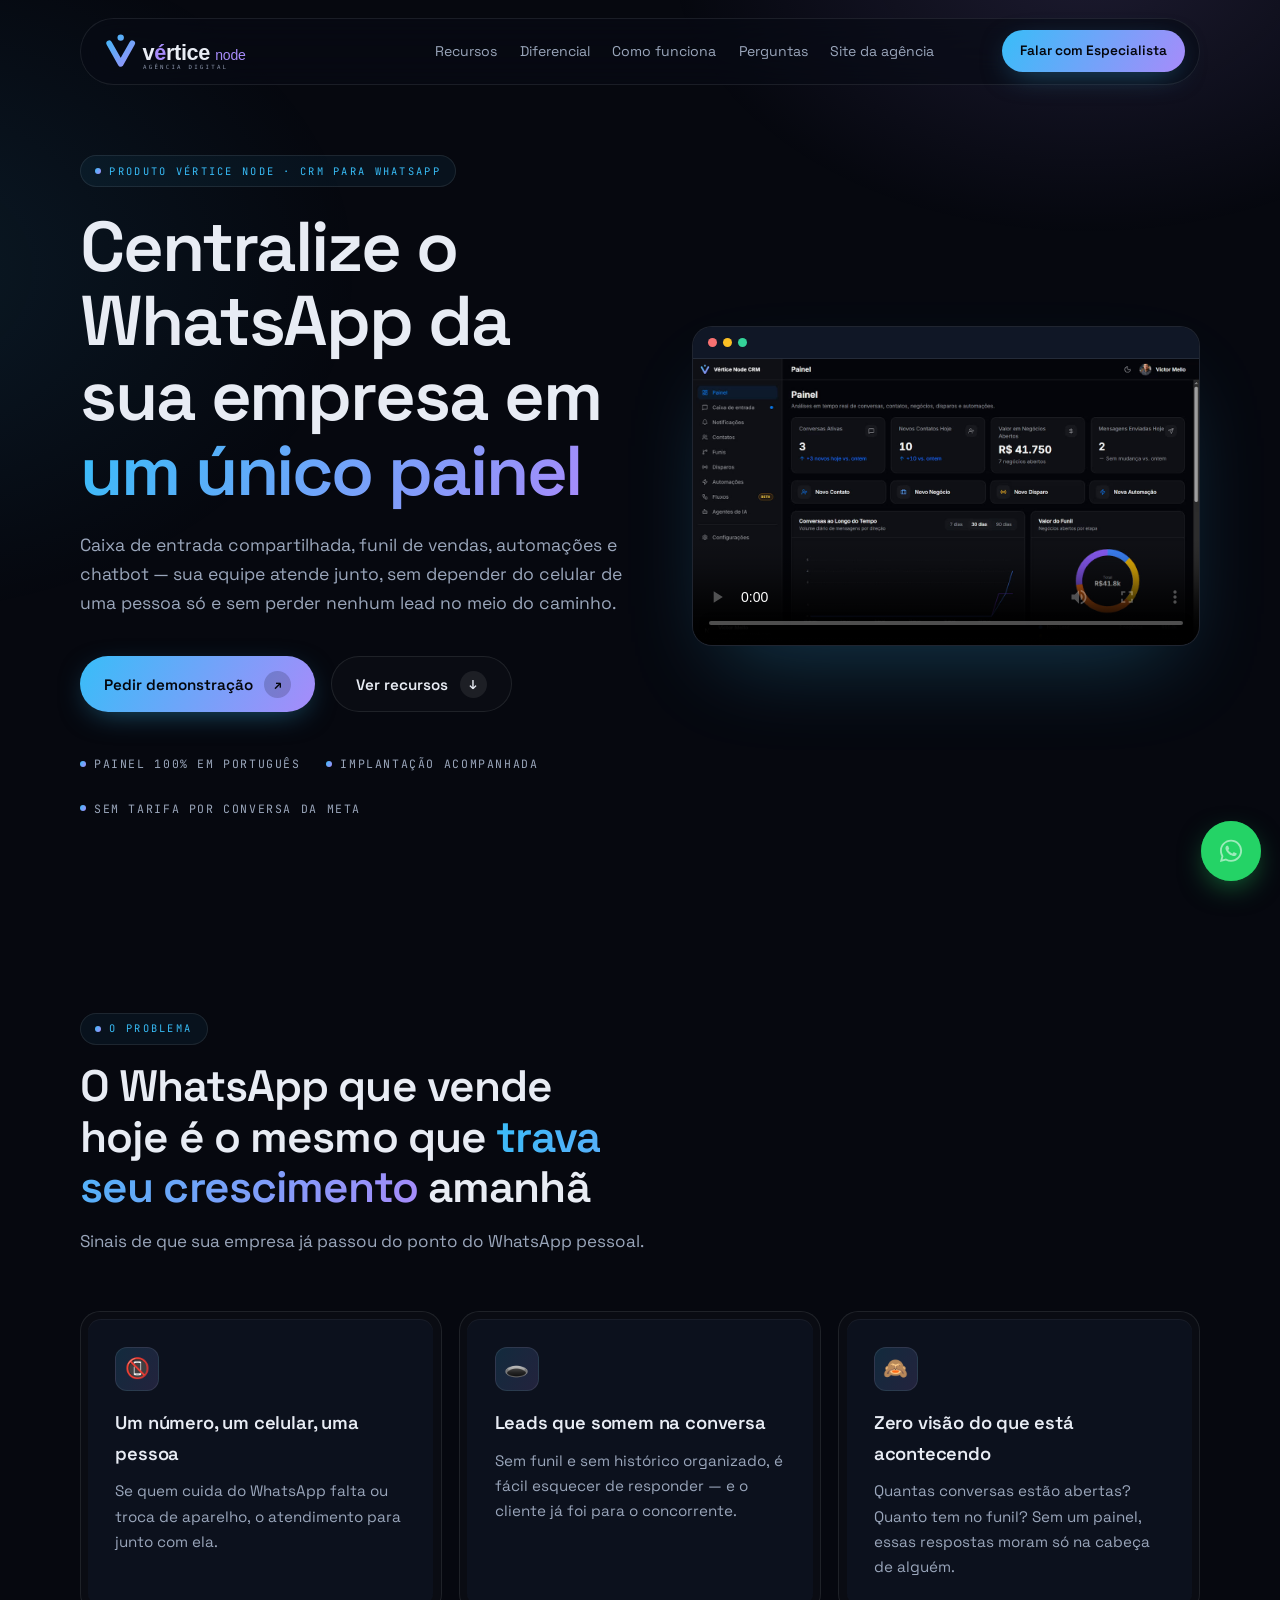
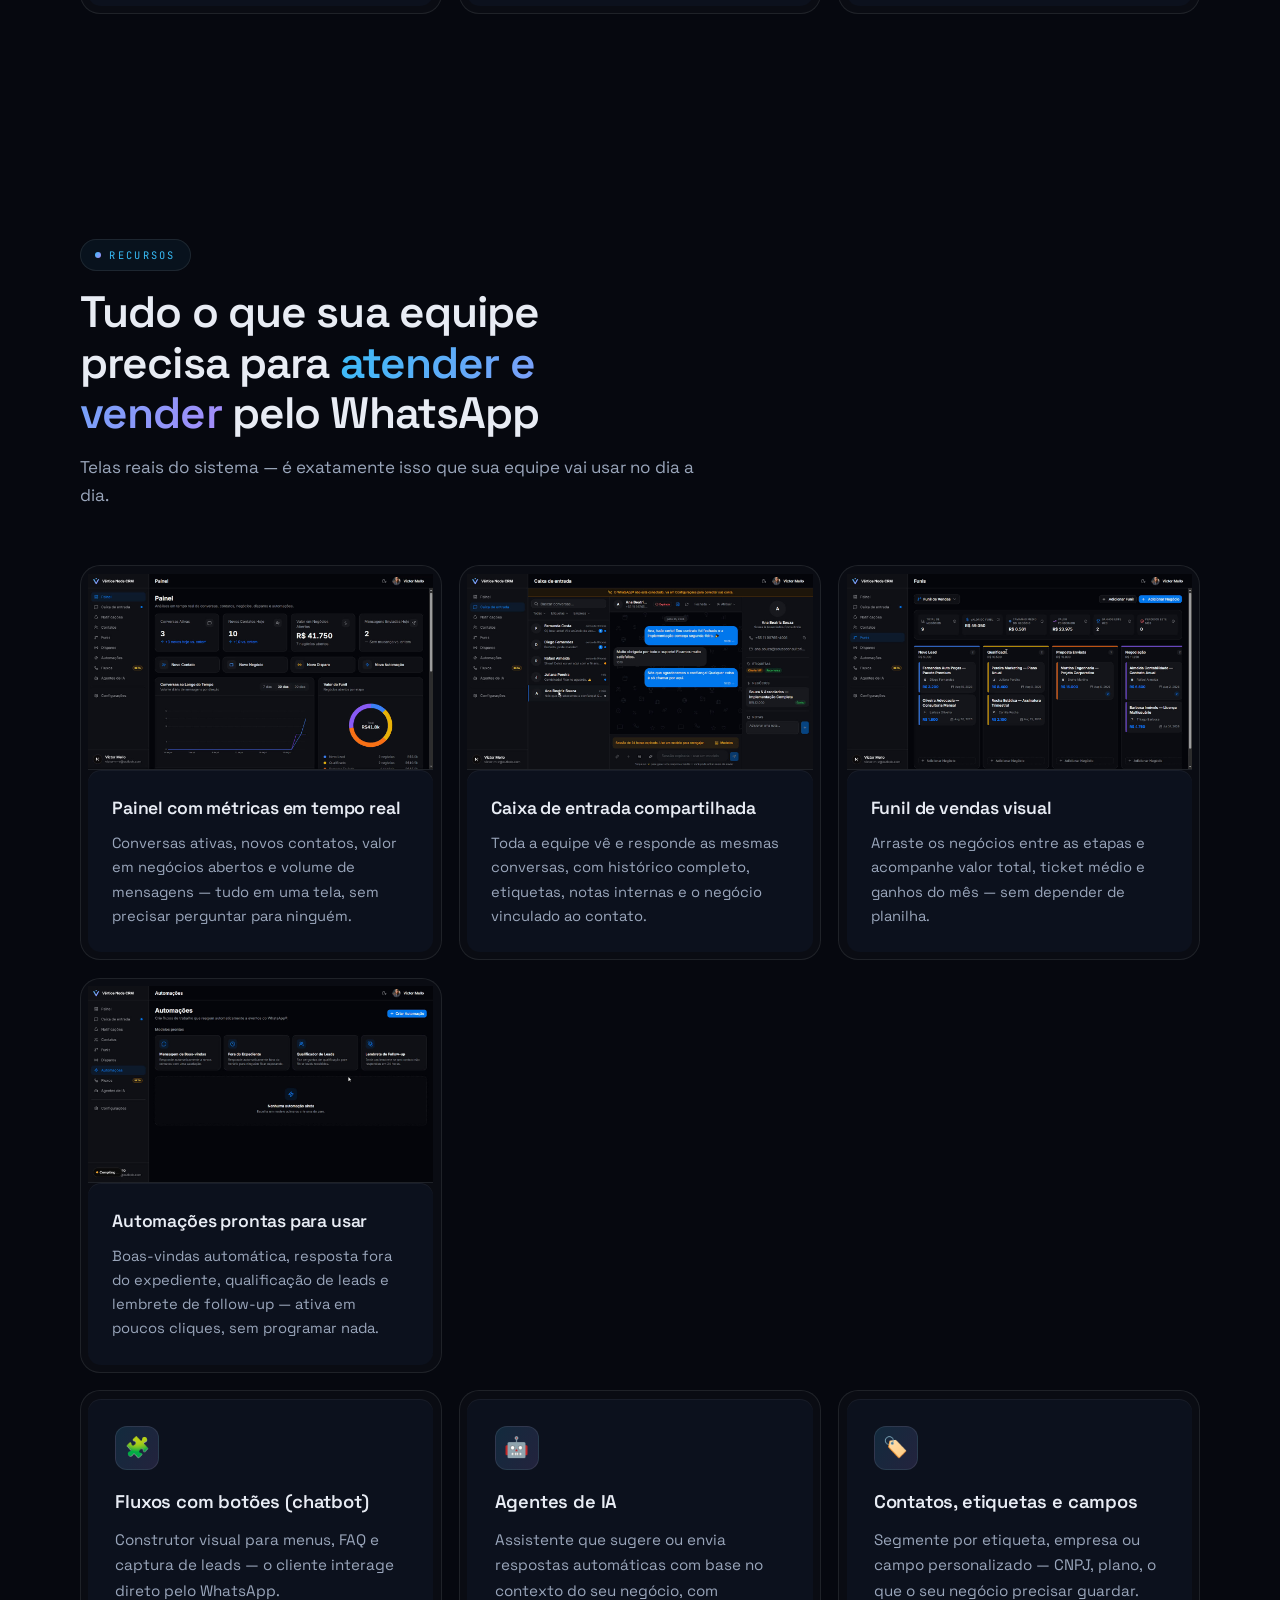
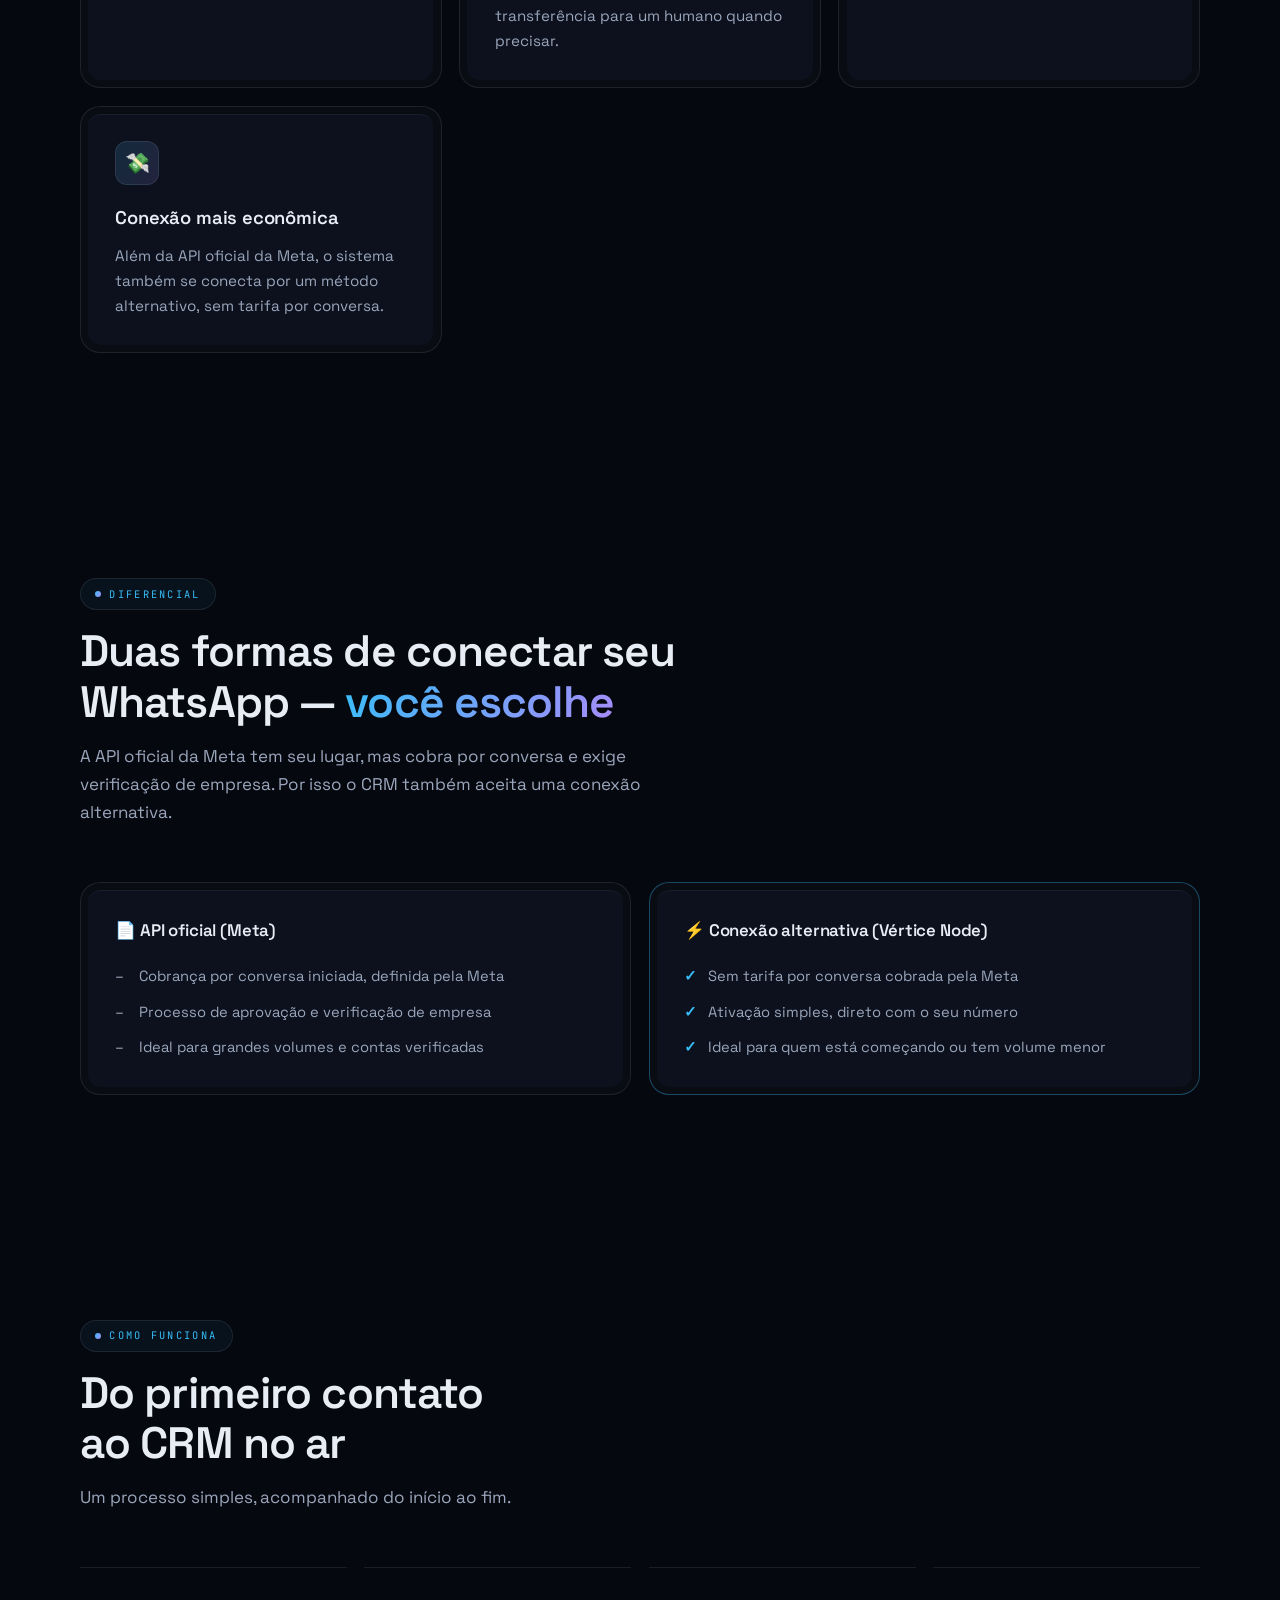
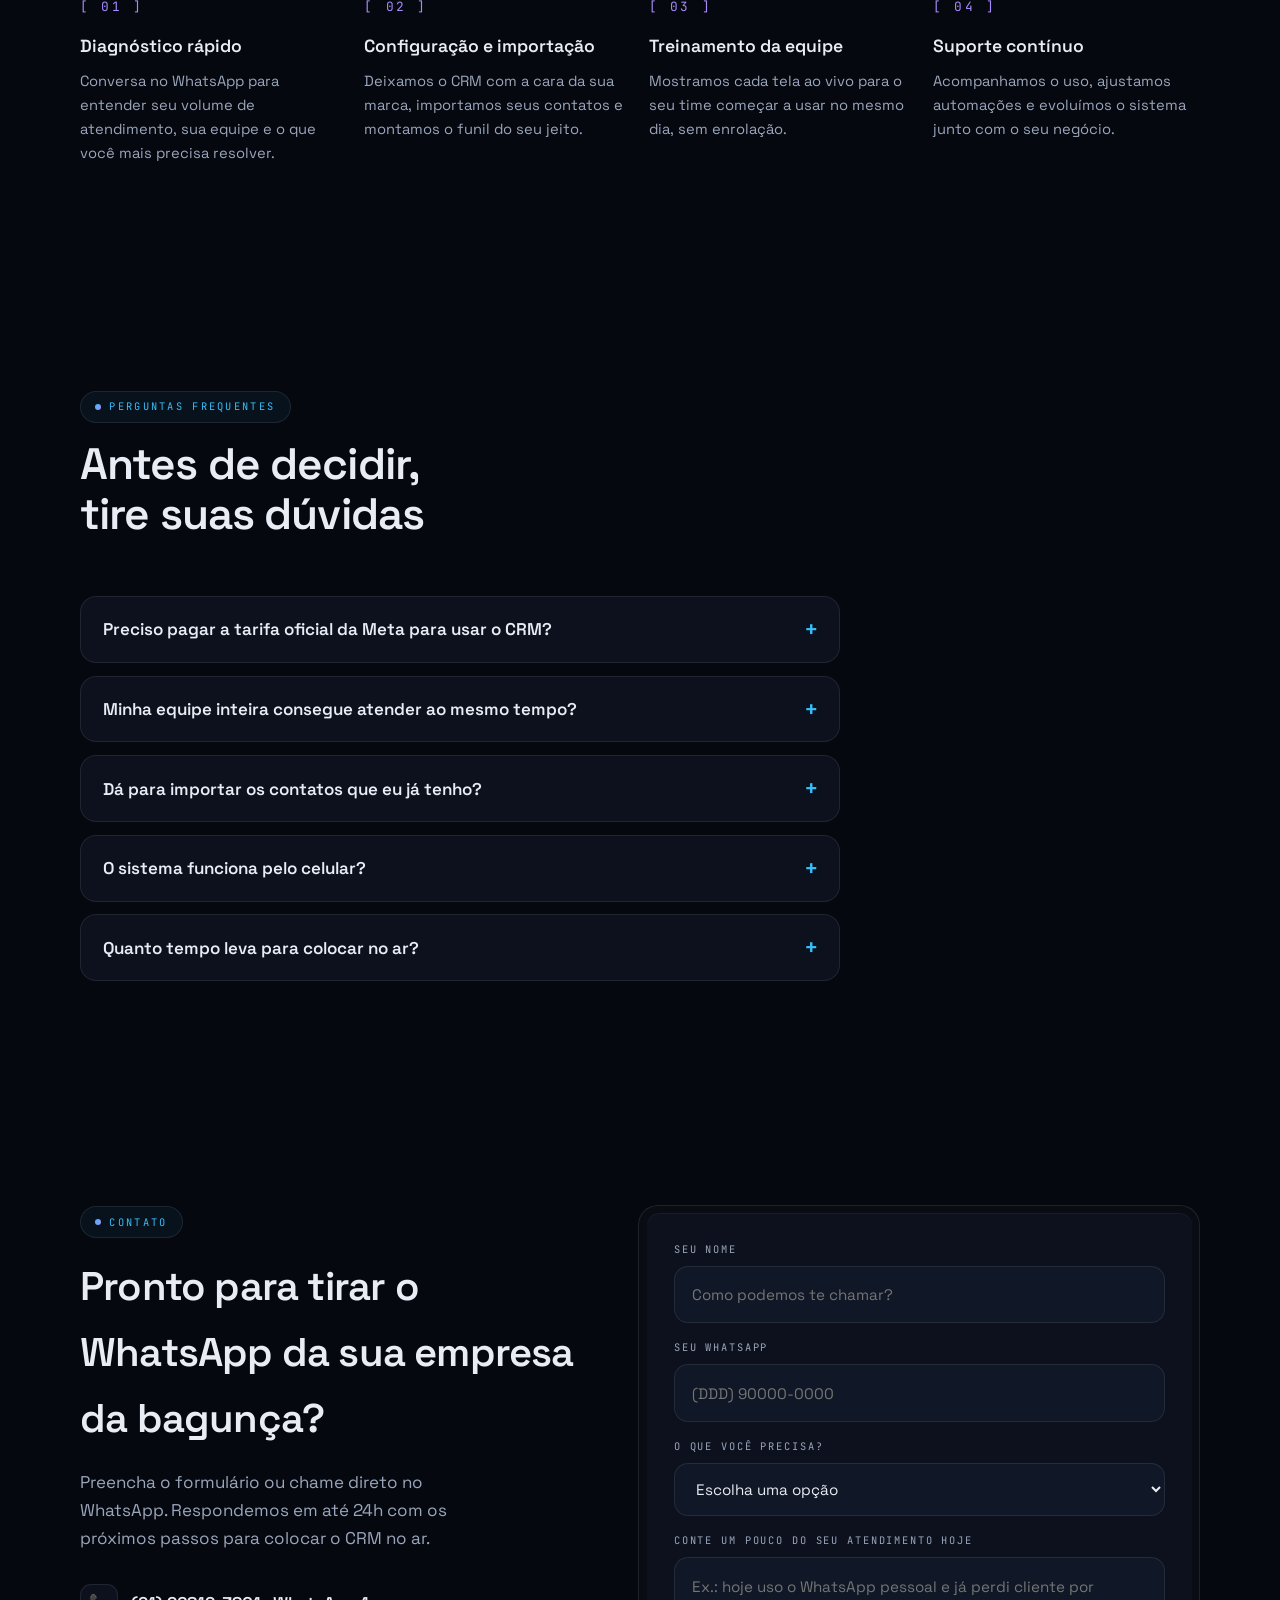
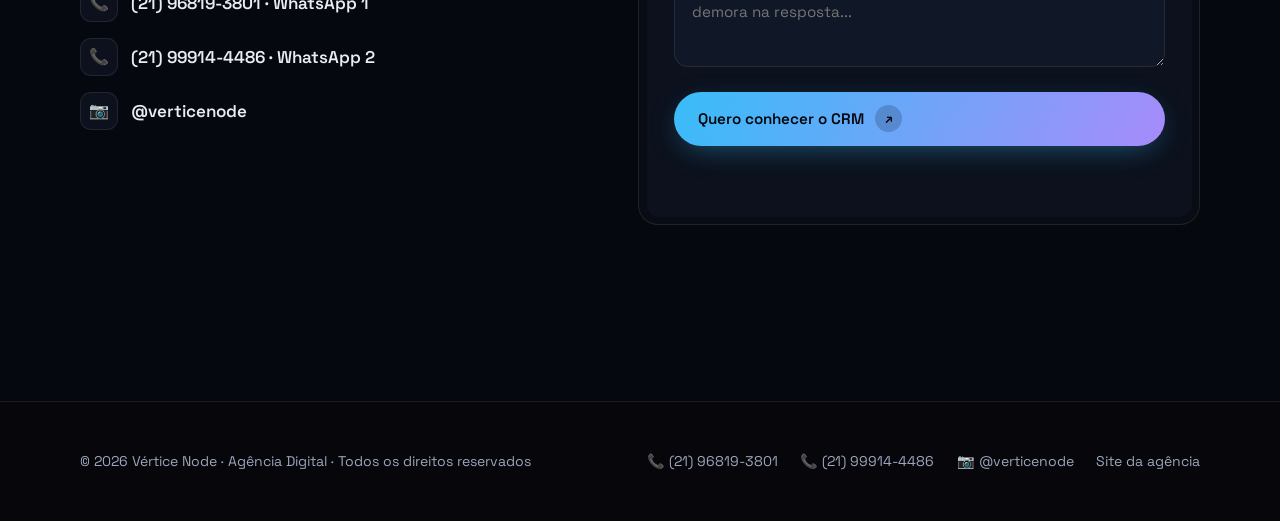
<file: crm.html>
<!DOCTYPE html>
<html lang="pt-BR">
<head>
  <meta charset="UTF-8" />
  <meta name="viewport" content="width=device-width, initial-scale=1.0" />
  <title>CRM para WhatsApp — Vértice Node | Centralize o atendimento da sua empresa</title>
  <meta name="description" content="Conheça o CRM para WhatsApp da Vértice Node: caixa de entrada compartilhada, funil de vendas, automações e chatbot — tudo em um painel, com custo menor que a API oficial da Meta." />

  <!-- Mesmas fontes do site principal (Space Grotesk / JetBrains Mono) -->
  <link rel="preconnect" href="https://fonts.googleapis.com" />
  <link rel="preconnect" href="https://fonts.gstatic.com" crossorigin />
  <link href="https://fonts.googleapis.com/css2?family=Space+Grotesk:wght@400;500;600;700&family=JetBrains+Mono:wght@400;500&display=swap" rel="stylesheet" />

  <!-- Reaproveita o styles.css e o script.js do site principal, para
       ficar 100% igual em cores, fontes, botões e animações. -->
  <link rel="stylesheet" href="styles.css" />
  <link rel="icon" href="logo.svg">

  <style>
    /* =====================================================
       Estilos exclusivos desta página (CRM). Usam as MESMAS
       variáveis de :root definidas em styles.css, então
       qualquer cor que você mudar lá também muda aqui.
       ===================================================== */

    /* ---------- Hero com "mockup" do painel ---------- */
    .crm-hero{ padding-top:8.5rem; }
    .crm-hero-grid{
      display:grid; grid-template-columns:1.05fr .95fr; gap:3.2rem; align-items:center;
    }
    .crm-shot-frame{
      border:1px solid var(--line); border-radius:var(--radius); overflow:hidden;
      background:var(--surface);
      box-shadow:0 40px 90px -30px rgba(56,189,248,.28);
      transition:transform .6s var(--ease);
    }
    .crm-shot-frame:hover{ transform:translateY(-4px); }
    .crm-shot-bar{
      display:flex; gap:.4rem; align-items:center;
      padding:.7rem .9rem; background:var(--surface-2); border-bottom:1px solid var(--line);
    }
    .crm-shot-bar span{ width:9px; height:9px; border-radius:50%; background:rgba(255,255,255,.15); }
    .crm-shot-bar span:nth-child(1){ background:#F87171; }
    .crm-shot-bar span:nth-child(2){ background:#FBBF24; }
    .crm-shot-bar span:nth-child(3){ background:#34D399; }
    /* O styles.css do site tem uma regra global "img,svg{ height:46px }"
       (pensada para logos pequenos). Sem esta linha, os screenshots
       ficariam espremidos em 46px de altura — por isso o override aqui.
       O <video> não é afetado por aquela regra (ela só vale para
       img/svg), mas mantemos a mesma declaração por clareza. */
    .crm-shot-frame img,
    .crm-shot-frame video{ width:100%; height:auto; display:block; }

    /* ---------- Grid de recursos com screenshot ---------- */
    .crm-feature-grid{
      display:grid; grid-template-columns:repeat(auto-fit, minmax(320px, 1fr));
      gap:1.1rem;
    }
    .crm-feature{ display:flex; flex-direction:column; overflow:hidden; }
    .crm-feature img{ width:100%; height:auto; display:block; border-bottom:1px solid var(--line); }
    .crm-feature .card-inner{ height:auto; padding:1.5rem; }
    .crm-feature h3{ font-size:1.1rem; font-weight:600; letter-spacing:-.01em; }
    .crm-feature p{ color:var(--muted); font-size:.92rem; margin-top:.5rem; }

    /* ---------- Comparativo (API oficial x conexão alternativa) ---------- */
    .compare-grid{
      display:grid; grid-template-columns:repeat(auto-fit, minmax(280px,1fr)); gap:1.1rem;
    }
    .compare-card h3{ font-size:1.05rem; font-weight:600; display:flex; align-items:center; gap:.5rem; }
    .compare-card ul{ margin-top:1.2rem; display:grid; gap:.7rem; }
    .compare-card li{ font-size:.92rem; color:var(--muted); padding-left:1.5rem; position:relative; }
    .compare-card.is-them li::before{ content:"–"; position:absolute; left:0; color:var(--muted); }
    .compare-card.is-us li::before{ content:"✓"; position:absolute; left:0; color:var(--bit-0); font-weight:700; }
    .compare-card.is-us{ border-color:rgba(56,189,248,.35); }

    /* ---------- FAQ (accordion nativo, sem JS extra) ---------- */
    .faq{ display:grid; gap:.8rem; max-width:760px; }
    .faq details{
      border:1px solid var(--line); border-radius:1rem; background:var(--surface);
      padding:1.15rem 1.4rem; transition:border-color .4s var(--ease);
    }
    .faq details[open]{ border-color:rgba(56,189,248,.3); }
    .faq summary{
      cursor:pointer; font-weight:600; list-style:none;
      display:flex; justify-content:space-between; align-items:center; gap:1rem;
    }
    .faq summary::-webkit-details-marker{ display:none; }
    .faq summary::after{ content:"+"; font-family:var(--font-mono); color:var(--bit-0); font-size:1.3rem; line-height:1; }
    .faq details[open] summary::after{ content:"–"; }
    .faq p{ color:var(--muted); font-size:.92rem; margin-top:.9rem; }

    /* ---------- Faixa de confiança sob o hero ---------- */
    .crm-trust{
      display:flex; flex-wrap:wrap; gap:1.6rem;
      margin-top:2.6rem; font-family:var(--font-mono); font-size:.72rem;
      letter-spacing:.14em; text-transform:uppercase; color:var(--muted);
    }
    .crm-trust span{ display:flex; align-items:center; gap:.5rem; }
    .crm-trust .dot2{ width:6px; height:6px; border-radius:50%; background:var(--grad); }

    @media (max-width: 860px){
      .crm-hero{ padding-top:7rem; }
      .crm-hero-grid{ grid-template-columns:1fr; }
    }
  </style>
</head>
<body>

  <!-- Fundo de partículas (mesmo do site principal) -->
  <canvas id="bg-canvas" aria-hidden="true"></canvas>

  <!-- ===================== NAVEGAÇÃO ===================== -->
  <header class="nav" id="topo">
    <a class="nav-logo" href="index.html" aria-label="Vértice Node — página inicial">
      <img src="logo-branco.svg" alt="Vértice Node">
    </a>

    <nav class="nav-links" aria-label="Menu principal">
      <a href="#recursos">Recursos</a>
      <a href="#diferencial">Diferencial</a>
      <a href="#como-funciona">Como funciona</a>
      <a href="#faq">Perguntas</a>
      <a href="index.html">Site da agência</a>
    </nav>

    <a class="btn btn-primary nav-cta" href="https://wa.me/5521968193801?text=Ol%C3%A1!%20Vi%20a%20p%C3%A1gina%20do%20CRM%20e%20quero%20saber%20mais." target="_blank" rel="noopener">Falar com Especialista</a>

    <button class="nav-burger" id="burger" aria-label="Abrir menu" aria-expanded="false">
      <span></span><span></span><span></span>
    </button>
  </header>

  <nav class="mobile-menu" id="mobileMenu" aria-label="Menu do celular">
    <a href="#recursos">Recursos</a>
    <a href="#diferencial">Diferencial</a>
    <a href="#como-funciona">Como funciona</a>
    <a href="#faq">Perguntas</a>
    <a href="index.html">Site da agência</a>
    <a href="#contato">Falar com Especialista</a>
  </nav>

  <!-- ===================== HERO ===================== -->
  <section class="hero crm-hero container">
    <div class="crm-hero-grid">
      <div>
        <span class="eyebrow">Produto Vértice Node · CRM para WhatsApp</span>
        <h1>
          Centralize o WhatsApp da sua empresa em
          <span class="grad-text">um único painel</span>
        </h1>
        <p>
          Caixa de entrada compartilhada, funil de vendas, automações e chatbot —
          sua equipe atende junto, sem depender do celular de uma pessoa só e
          sem perder nenhum lead no meio do caminho.
        </p>
        <div class="hero-ctas">
          <a class="btn btn-primary" href="https://wa.me/5521968193801?text=Ol%C3%A1!%20Vi%20a%20p%C3%A1gina%20do%20CRM%20e%20quero%20uma%20demonstra%C3%A7%C3%A3o." target="_blank" rel="noopener">
            Pedir demonstração <span class="btn-ico">↗</span>
          </a>
          <a class="btn btn-ghost" href="#recursos">Ver recursos <span class="btn-ico">↓</span></a>
        </div>
        <div class="crm-trust">
          <span><span class="dot2"></span>Painel 100% em português</span>
          <span><span class="dot2"></span>Implantação acompanhada</span>
          <span><span class="dot2"></span>Sem tarifa por conversa da Meta</span>
        </div>
      </div>

      <div class="crm-shot-frame">
        <div class="crm-shot-bar"><span></span><span></span><span></span></div>
        <video
          controls
          playsinline
          preload="metadata"
          poster="imagens/crm-painel.jpg"
          aria-label="Vídeo de demonstração do CRM Vértice Node">
          <source src="imagens/crm-demo.mp4" type="video/mp4" />
          Seu navegador não suporta vídeo em HTML5.
        </video>
      </div>
    </div>
  </section>

  <!-- ===================== O PROBLEMA ===================== -->
  <section class="section container" id="problema">
    <div class="section-head">
      <span class="eyebrow">O problema</span>
      <h2>O WhatsApp que vende hoje é o mesmo que <span class="grad-text">trava seu crescimento</span> amanhã</h2>
      <p>Sinais de que sua empresa já passou do ponto do WhatsApp pessoal.</p>
    </div>

    <div class="services-grid">
      <article class="card"><div class="card-inner">
        <div class="card-ico">📵</div>
        <h3>Um número, um celular, uma pessoa</h3>
        <p>Se quem cuida do WhatsApp falta ou troca de aparelho, o atendimento para junto com ela.</p>
      </div></article>

      <article class="card"><div class="card-inner">
        <div class="card-ico">🕳️</div>
        <h3>Leads que somem na conversa</h3>
        <p>Sem funil e sem histórico organizado, é fácil esquecer de responder — e o cliente já foi para o concorrente.</p>
      </div></article>

      <article class="card"><div class="card-inner">
        <div class="card-ico">🙈</div>
        <h3>Zero visão do que está acontecendo</h3>
        <p>Quantas conversas estão abertas? Quanto tem no funil? Sem um painel, essas respostas moram só na cabeça de alguém.</p>
      </div></article>
    </div>
  </section>

  <!-- ===================== RECURSOS ===================== -->
  <section class="section container" id="recursos">
    <div class="section-head">
      <span class="eyebrow">Recursos</span>
      <h2>Tudo o que sua equipe precisa para <span class="grad-text">atender e vender</span> pelo WhatsApp</h2>
      <p>Telas reais do sistema — é exatamente isso que sua equipe vai usar no dia a dia.</p>
    </div>

    <div class="crm-feature-grid">
      <article class="card crm-feature"><img src="imagens/crm-painel.jpg" alt="Painel do CRM com métricas de conversas, contatos, negócios e gráfico de conversas ao longo do tempo" loading="lazy" />
        <div class="card-inner">
          <h3>Painel com métricas em tempo real</h3>
          <p>Conversas ativas, novos contatos, valor em negócios abertos e volume de mensagens — tudo em uma tela, sem precisar perguntar para ninguém.</p>
        </div>
      </article>

      <article class="card crm-feature"><img src="imagens/crm-inbox.jpg" alt="Caixa de entrada do CRM mostrando uma conversa de WhatsApp com etiquetas, dados do contato e negócio vinculado" loading="lazy" />
        <div class="card-inner">
          <h3>Caixa de entrada compartilhada</h3>
          <p>Toda a equipe vê e responde as mesmas conversas, com histórico completo, etiquetas, notas internas e o negócio vinculado ao contato.</p>
        </div>
      </article>

      <article class="card crm-feature"><img src="imagens/crm-funis.jpg" alt="Funil de vendas em formato Kanban com negócios organizados por etapa: novo lead, qualificado, proposta enviada e negociação" loading="lazy" />
        <div class="card-inner">
          <h3>Funil de vendas visual</h3>
          <p>Arraste os negócios entre as etapas e acompanhe valor total, ticket médio e ganhos do mês — sem depender de planilha.</p>
        </div>
      </article>

      <article class="card crm-feature"><img src="imagens/crm-automacoes.jpg" alt="Tela de automações do CRM com modelos prontos: mensagem de boas-vindas, fora do expediente, qualificador de leads e lembrete de follow-up" loading="lazy" />
        <div class="card-inner">
          <h3>Automações prontas para usar</h3>
          <p>Boas-vindas automática, resposta fora do expediente, qualificação de leads e lembrete de follow-up — ativa em poucos cliques, sem programar nada.</p>
        </div>
      </article>
    </div>

    <div class="services-grid" style="margin-top:1.1rem;">
      <article class="card"><div class="card-inner">
        <div class="card-ico">🧩</div>
        <h3>Fluxos com botões (chatbot)</h3>
        <p>Construtor visual para menus, FAQ e captura de leads — o cliente interage direto pelo WhatsApp.</p>
      </div></article>

      <article class="card"><div class="card-inner">
        <div class="card-ico">🤖</div>
        <h3>Agentes de IA</h3>
        <p>Assistente que sugere ou envia respostas automáticas com base no contexto do seu negócio, com transferência para um humano quando precisar.</p>
      </div></article>

      <article class="card"><div class="card-inner">
        <div class="card-ico">🏷️</div>
        <h3>Contatos, etiquetas e campos</h3>
        <p>Segmente por etiqueta, empresa ou campo personalizado — CNPJ, plano, o que o seu negócio precisar guardar.</p>
      </div></article>

      <article class="card"><div class="card-inner">
        <div class="card-ico">💸</div>
        <h3>Conexão mais econômica</h3>
        <p>Além da API oficial da Meta, o sistema também se conecta por um método alternativo, sem tarifa por conversa.</p>
      </div></article>
    </div>
  </section>

  <!-- ===================== DIFERENCIAL ===================== -->
  <section class="section container" id="diferencial">
    <div class="section-head">
      <span class="eyebrow">Diferencial</span>
      <h2>Duas formas de conectar seu WhatsApp — <span class="grad-text">você escolhe</span></h2>
      <p>A API oficial da Meta tem seu lugar, mas cobra por conversa e exige verificação de empresa. Por isso o CRM também aceita uma conexão alternativa.</p>
    </div>

    <div class="compare-grid">
      <article class="card compare-card is-them"><div class="card-inner">
        <h3>📄 API oficial (Meta)</h3>
        <ul>
          <li>Cobrança por conversa iniciada, definida pela Meta</li>
          <li>Processo de aprovação e verificação de empresa</li>
          <li>Ideal para grandes volumes e contas verificadas</li>
        </ul>
      </div></article>

      <article class="card compare-card is-us"><div class="card-inner">
        <h3>⚡ Conexão alternativa (Vértice Node)</h3>
        <ul>
          <li>Sem tarifa por conversa cobrada pela Meta</li>
          <li>Ativação simples, direto com o seu número</li>
          <li>Ideal para quem está começando ou tem volume menor</li>
        </ul>
      </div></article>
    </div>
  </section>

  <!-- ===================== COMO FUNCIONA ===================== -->
  <section class="section container" id="como-funciona">
    <div class="section-head">
      <span class="eyebrow">Como funciona</span>
      <h2>Do primeiro contato ao CRM no ar</h2>
      <p>Um processo simples, acompanhado do início ao fim.</p>
    </div>
    <div class="process">
      <div class="step">
        <span class="bin">[ 01 ]</span>
        <h3>Diagnóstico rápido</h3>
        <p>Conversa no WhatsApp para entender seu volume de atendimento, sua equipe e o que você mais precisa resolver.</p>
      </div>
      <div class="step">
        <span class="bin">[ 02 ]</span>
        <h3>Configuração e importação</h3>
        <p>Deixamos o CRM com a cara da sua marca, importamos seus contatos e montamos o funil do seu jeito.</p>
      </div>
      <div class="step">
        <span class="bin">[ 03 ]</span>
        <h3>Treinamento da equipe</h3>
        <p>Mostramos cada tela ao vivo para o seu time começar a usar no mesmo dia, sem enrolação.</p>
      </div>
      <div class="step">
        <span class="bin">[ 04 ]</span>
        <h3>Suporte contínuo</h3>
        <p>Acompanhamos o uso, ajustamos automações e evoluímos o sistema junto com o seu negócio.</p>
      </div>
    </div>
  </section>

  <!-- ===================== FAQ ===================== -->
  <section class="section container" id="faq">
    <div class="section-head">
      <span class="eyebrow">Perguntas frequentes</span>
      <h2>Antes de decidir, tire suas dúvidas</h2>
    </div>

    <div class="faq">
      <details>
        <summary>Preciso pagar a tarifa oficial da Meta para usar o CRM?</summary>
        <p>Não necessariamente. Além da API oficial, o sistema também se conecta por um método alternativo, sem tarifa por conversa cobrada pela Meta — ótimo para quem está começando.</p>
      </details>
      <details>
        <summary>Minha equipe inteira consegue atender ao mesmo tempo?</summary>
        <p>Sim. A caixa de entrada é compartilhada: todos os atendentes veem as mesmas conversas, podem atribuir um colega e recebem notificação quando uma conversa é direcionada para eles.</p>
      </details>
      <details>
        <summary>Dá para importar os contatos que eu já tenho?</summary>
        <p>Sim, a importação de contatos faz parte da etapa de configuração inicial, junto com a organização por etiquetas e campos personalizados.</p>
      </details>
      <details>
        <summary>O sistema funciona pelo celular?</summary>
        <p>Sim, o painel roda no navegador e se adapta a celular, tablet e computador — sem precisar instalar nada.</p>
      </details>
      <details>
        <summary>Quanto tempo leva para colocar no ar?</summary>
        <p>Depende do tamanho da equipe e da migração de contatos, mas o processo é acompanhado do diagnóstico ao treinamento — sem deixar você sozinho na configuração.</p>
      </details>
    </div>
  </section>

  <!-- ===================== CONTATO / CONVERSÃO ===================== -->
  <section class="section container" id="contato">
    <div class="contact-wrap">
      <div class="contact-info">
        <span class="eyebrow">Contato</span>
        <h2>Pronto para tirar o WhatsApp da sua empresa da bagunça?</h2>
        <p>Preencha o formulário ou chame direto no WhatsApp. Respondemos em até 24h com os próximos passos para colocar o CRM no ar.</p>

        <div class="contact-list">
          <a href="https://wa.me/5521968193801" target="_blank" rel="noopener">
            <span class="ci">📞</span> (21) 96819-3801 · WhatsApp 1
          </a>
          <a href="https://wa.me/5521999144486" target="_blank" rel="noopener">
            <span class="ci">📞</span> (21) 99914-4486 · WhatsApp 2
          </a>
          <a href="https://instagram.com/verticenode" target="_blank" rel="noopener">
            <span class="ci">📷</span> @verticenode
          </a>
        </div>
      </div>

      <form class="form card" id="leadForm" novalidate>
        <div class="card-inner" style="display:grid; gap:1rem;">
          <div class="field">
            <label for="f-nome">Seu nome</label>
            <input id="f-nome" name="nome" type="text" placeholder="Como podemos te chamar?" required />
          </div>
          <div class="field">
            <label for="f-zap">Seu WhatsApp</label>
            <input id="f-zap" name="whatsapp" type="tel" placeholder="(DDD) 90000-0000" required />
          </div>
          <div class="field">
            <label for="f-servico">O que você precisa?</label>
            <select id="f-servico" name="servico" required>
              <option value="" disabled selected>Escolha uma opção</option>
              <option>Quero uma demonstração do CRM</option>
              <option>Quero migrar meu WhatsApp para o CRM</option>
              <option>Tenho dúvidas sobre valores</option>
              <option>Quero uma versão personalizada para o meu nicho</option>
            </select>
          </div>
          <div class="field">
            <label for="f-msg">Conte um pouco do seu atendimento hoje</label>
            <textarea id="f-msg" name="mensagem" placeholder="Ex.: hoje uso o WhatsApp pessoal e já perdi cliente por demora na resposta..."></textarea>
          </div>
          <button class="btn btn-primary" type="submit">
            Quero conhecer o CRM <span class="btn-ico">↗</span>
          </button>
          <p class="form-msg" id="formMsg" role="status"></p>
        </div>
      </form>
    </div>
  </section>

  <!-- ===================== RODAPÉ ===================== -->
  <footer class="footer">
    <div class="container footer-grid">
      <span>© 2026 Vértice Node · Agência Digital · Todos os direitos reservados</span>
      <div class="socials">
        <a href="https://wa.me/5521968193801" target="_blank" rel="noopener">📞 (21) 96819-3801</a>
        <a href="https://wa.me/5521999144486" target="_blank" rel="noopener">📞 (21) 99914-4486</a>
        <a href="https://instagram.com/verticenode" target="_blank" rel="noopener">📷 @verticenode</a>
        <a href="index.html">Site da agência</a>
      </div>
    </div>
  </footer>

  <a class="wa-float" href="https://wa.me/5521968193801?text=Ol%C3%A1!%20Vim%20pela%20p%C3%A1gina%20do%20CRM%20da%20V%C3%A9rtice." target="_blank" rel="noopener" aria-label="Falar com Especialista">
    <span class="wa-pulse" aria-hidden="true"></span>
    <svg viewBox="0 0 32 32" width="30" height="30" fill="#FFFFFF" aria-hidden="true">
      <path d="M16.04 4C9.55 4 4.28 9.27 4.28 15.76c0 2.08.54 4.1 1.58 5.89L4.2 27.8l6.33-1.62a11.7 11.7 0 0 0 5.51 1.39h.01c6.48 0 11.76-5.27 11.76-11.76 0-3.14-1.22-6.1-3.44-8.32A11.68 11.68 0 0 0 16.04 4zm0 21.58h-.01a9.77 9.77 0 0 1-4.98-1.36l-.36-.21-3.75.96 1-3.63-.24-.37a9.77 9.77 0 0 1-1.5-5.21c0-5.4 4.4-9.79 9.8-9.79 2.62 0 5.08 1.02 6.93 2.87a9.73 9.73 0 0 1 2.87 6.93c0 5.4-4.4 9.81-9.8 9.81zm5.38-7.34c-.3-.15-1.75-.86-2.02-.96-.27-.1-.47-.15-.66.15-.2.29-.76.95-.93 1.15-.17.2-.34.22-.64.07-.29-.15-1.24-.46-2.37-1.46-.87-.78-1.46-1.74-1.64-2.03-.17-.3-.02-.46.13-.6.14-.14.3-.35.44-.52.15-.17.2-.3.3-.5.1-.19.05-.36-.03-.51-.07-.15-.66-1.58-.9-2.17-.24-.57-.48-.49-.66-.5l-.56-.01c-.2 0-.51.07-.78.36-.27.3-1.02 1-1.02 2.44s1.05 2.83 1.19 3.02c.15.2 2.06 3.15 5 4.42.7.3 1.24.48 1.67.62.7.22 1.34.19 1.84.11.56-.08 1.75-.71 1.99-1.4.25-.7.25-1.29.17-1.41-.07-.13-.27-.2-.56-.35z"/>
    </svg>
  </a>

  <script src="script.js"></script>
</body>
</html>
</file>
<file: styles.css>
/* =========================================================
   BINÁRIA — styles.css
   ---------------------------------------------------------
   GUIA RÁPIDO PARA VOCÊ (iniciante):
   1. As cores da marca ficam todas em :root (variáveis CSS).
      Trocou lá, troca no site inteiro E combina com o logo.
   2. Cada seção do site tem um bloco comentado com o nome dela.
   3. No final do arquivo estão as regras de RESPONSIVIDADE
      (@media) — é lá que o layout se adapta ao celular.
   ========================================================= */

/* ---------- 1. TOKENS DA MARCA (cores, fontes, medidas) ---------- */
:root{
  /* Cores — as mesmas do logo (assets/logo.svg) */
  --bg:        #06080F;   /* fundo geral (quase preto azulado) */
  --surface:   #0C111D;   /* fundo dos cards */
  --surface-2: #101726;   /* fundo interno (camada de cima) */
  --ink:       #E8ECF4;   /* texto principal */
  --muted:     #9AA6BB;   /* texto secundário */
  --bit-0:     #38BDF8;   /* azul elétrico  (o "0") */
  --bit-1:     #A78BFA;   /* violeta        (o "1") */
  --grad:      linear-gradient(120deg, var(--bit-0), var(--bit-1));
  --line:      rgba(232,236,244,.09);  /* linhas finas/bordas */

  /* Tipografia */
  --font-display: "Space Grotesk", "Segoe UI", sans-serif;
  --font-mono:    "JetBrains Mono", ui-monospace, monospace;

  /* Movimento (curva "física", nada de linear) */
  --ease: cubic-bezier(.32,.72,0,1);

  /* Medidas */
  --radius: 1.25rem;
  --container: 1120px;
}

/* ---------- 2. RESET E BASE ---------- */
*,*::before,*::after{ box-sizing:border-box; margin:0; padding:0; }
html{ scroll-behavior:smooth; }
body{
  background:var(--bg);
  color:var(--ink);
  font-family:var(--font-display);
  font-size:1.0625rem;
  line-height:1.65;
  -webkit-font-smoothing:antialiased;
  overflow-x:hidden;
}
img,svg{ display:block; max-width:100%; height: 46px; }
a{ color:inherit; text-decoration:none; }
ul{ list-style:none; }
button{ font:inherit; cursor:pointer; border:none; background:none; color:inherit; }

/* Brilhos suaves ao fundo (dois "orbes" nas cores da marca) */
body::before{
  content:"";
  position:fixed; inset:0; z-index:-2; pointer-events:none;
  background:
    radial-gradient(600px 400px at 85% -5%,  rgba(167,139,250,.14), transparent 70%),
    radial-gradient(700px 500px at -10% 30%, rgba(56,189,248,.10),  transparent 70%);
}

/* ---------- FUNDO INTERATIVO (canvas de partículas) ----------
   O desenho em si é feito pelo JavaScript (script.js, seção 0).
   Aqui só posicionamos o canvas atrás de tudo. */
#bg-canvas{
  position:fixed; inset:0; z-index:-1;
  width:100%; height:100%;
  pointer-events:none;   /* o mouse "atravessa" o canvas */
}

/* ---------- FUNDO COM IMAGEM (alternativa pronta) ----------
   Quer usar uma FOTO/ARTE no lugar (ou junto) das partículas?
   1. Baixe uma imagem e salve em assets/fundo.jpg
   2. Descomente o bloco abaixo (remova este par de barras e
      asteriscos) — a camada escura por cima (linear-gradient)
      garante que o texto continue legível.
   3. Se quiser SÓ a imagem, sem partículas, apague ou comente
      a seção 0 do script.js.

   💡 SUGESTÕES DE IMAGENS SCI-FI (busque grátis em unsplash.com
      ou pexels.com com estes termos em inglês):
      · "circuit board macro"   → placa de circuito (combina com
        a ideia de código/fullstack — a minha favorita p/ vocês)
      · "digital network abstract" → malha de dados azul/roxa
      · "futuristic grid neon"  → grade estilo Tron
      · "nebula purple blue"    → nebulosa nas cores da marca
      · "server room lights"    → datacenter desfocado

body{
  background:
    linear-gradient(rgba(6,8,15,.88), rgba(6,8,15,.94)),
    url("assets/fundo.jpg") center / cover no-repeat fixed;
}
------------------------------------------------------------- */

.container{ width:min(100% - 2.5rem, var(--container)); margin-inline:auto; }

/* "Eyebrow" = etiqueta pequena acima dos títulos */
.eyebrow{
  display:inline-flex; align-items:center; gap:.5rem;
  font-family:var(--font-mono); font-size:.65rem; letter-spacing:.22em;
  text-transform:uppercase; color:var(--bit-0);
  border:1px solid var(--line); border-radius:999px; padding:.4rem .9rem;
  background:rgba(56,189,248,.06);
}
.eyebrow::before{ content:""; width:6px; height:6px; border-radius:50%; background:var(--grad); }

.section{ padding-block:7rem; }
.section-head{ max-width:640px; margin-bottom:3.5rem; }
.section-head h2{
  font-size:clamp(1.9rem, 4vw, 2.75rem);
  font-weight:600; letter-spacing:-.02em; line-height:1.15;
  margin-top:1rem; text-wrap:balance;
}
.section-head p{ color:var(--muted); margin-top:.9rem; }

/* Texto com degradê da marca */
.grad-text{
  background:var(--grad);
  -webkit-background-clip:text; background-clip:text;
  color:transparent;
}

/* ---------- 3. BOTÕES ---------- */
.btn{
  display:inline-flex; align-items:center; gap:.7rem;
  padding:.85rem 1.5rem; border-radius:999px;
  font-weight:600; font-size:.95rem;
  white-space:nowrap;
  transition:transform .5s var(--ease), box-shadow .5s var(--ease), background .5s var(--ease);
}
.btn:active{ transform:scale(.97); }
.btn-primary{
  background:var(--grad); color:#04060C;
  box-shadow:0 8px 30px -10px rgba(56,189,248,.5);
}
.btn-primary:hover{ transform:translateY(-2px); box-shadow:0 14px 38px -10px rgba(167,139,250,.55); }
.btn-ghost{
  border:1px solid var(--line); color:var(--ink); background:rgba(255,255,255,.02);
}
.btn-ghost:hover{ background:rgba(255,255,255,.06); transform:translateY(-2px); }
/* Setinha do botão dentro do próprio círculo */
.btn .btn-ico{
  width:1.7rem; height:1.7rem; border-radius:50%;
  display:grid; place-items:center;
  background:rgba(4,6,12,.18); font-size:.8rem;
  transition:transform .5s var(--ease);
}
.btn-ghost .btn-ico{ background:rgba(255,255,255,.08); }
.btn:hover .btn-ico{ transform:translate(2px,-2px); }

/* ---------- 4. NAVEGAÇÃO (pílula flutuante) ---------- */
.nav{
  position:fixed; top:1.1rem; left:50%; translate:-50% 0; z-index:60;
  width:min(100% - 2rem, var(--container));
  display:flex; align-items:center; justify-content:space-between;
  padding:.6rem .9rem .6rem 1.1rem;
  border:1px solid var(--line); border-radius:999px;
  background:rgba(8,11,20,.6);
  backdrop-filter:blur(18px); -webkit-backdrop-filter:blur(18px);
}
.nav-logo{ display:flex; align-items:center; gap:.6rem; font-weight:600; font-size:1.1rem; letter-spacing:-.02em; }
.nav-logo svg{ width:30px; height:30px; }
.nav-links{
    display:flex; gap:1.4rem; font-size:.88rem; color:var(--muted);
    flex:0 1 auto; min-width:0;   /* pode encolher, mas nunca vazar */
  }
  .nav-links a{ transition:color .4s var(--ease); white-space:nowrap; }
  .nav-links a:hover{ color:var(--ink); }
  /* O botão do menu é menor que os botões grandes do corpo do site
     e NUNCA encolhe nem quebra em duas linhas (flex:none + nowrap
     que vem do .btn). É isso que mantém a pílula do tamanho certo. */
  .nav-cta{
    display:inline-flex; flex:none;
    padding:.6rem 1.1rem; font-size:.85rem;
  }
/* Hambúrguer (só aparece no celular — ver @media no fim) */
.nav-burger{ display:none; width:42px; height:42px; position:relative; z-index:70; }
.nav-burger span{
  position:absolute; left:10px; width:22px; height:2px; border-radius:2px;
  background:var(--ink); transition:transform .5s var(--ease), top .5s var(--ease), opacity .3s;
}
.nav-burger span:nth-child(1){ top:15px; }
.nav-burger span:nth-child(2){ top:21px; }
.nav-burger span:nth-child(3){ top:27px; }
/* Quando o menu está aberto o hambúrguer vira um X */
.menu-open .nav-burger span:nth-child(1){ top:21px; transform:rotate(45deg); }
.menu-open .nav-burger span:nth-child(2){ opacity:0; }
.menu-open .nav-burger span:nth-child(3){ top:21px; transform:rotate(-45deg); }

/* Menu de tela cheia (celular) */
.mobile-menu{
  position:fixed; inset:0; z-index:55;
  display:grid; place-content:center; gap:1.4rem; text-align:center;
  background:rgba(6,8,15,.9);
  backdrop-filter:blur(28px); -webkit-backdrop-filter:blur(28px);
  opacity:0; pointer-events:none; transition:opacity .5s var(--ease);
}
.menu-open .mobile-menu{ opacity:1; pointer-events:auto; }
.mobile-menu a{
  font-size:1.6rem; font-weight:600; letter-spacing:-.02em;
  opacity:0; translate:0 24px;
  transition:opacity .6s var(--ease), translate .6s var(--ease);
}
.menu-open .mobile-menu a{ opacity:1; translate:0 0; }
/* Entrada em cascata dos links */
.menu-open .mobile-menu a:nth-child(1){ transition-delay:.08s }
.menu-open .mobile-menu a:nth-child(2){ transition-delay:.14s }
.menu-open .mobile-menu a:nth-child(3){ transition-delay:.20s }
.menu-open .mobile-menu a:nth-child(4){ transition-delay:.26s }
.menu-open .mobile-menu a:nth-child(5){ transition-delay:.32s }
.menu-open .mobile-menu a:nth-child(6){ transition-delay:.38s }

/* ---------- 5. HERO ---------- */
.hero{
  min-height:100dvh;
  display:grid; align-content:center;
  padding-top:7rem; padding-bottom:4rem;
  position:relative;
}
.hero h1{
  font-size:clamp(2.4rem, 6vw, 4.4rem);
  font-weight:600; letter-spacing:-.03em; line-height:1.06;
  max-width:820px; margin-top:1.4rem; text-wrap:balance;
}
/* Frase que troca sozinha (rotator — ver script.js)
   IMPORTANTE: ela é display:block com ALTURA FIXA (min-height),
   então trocar o texto NÃO move o resto da página. A troca é um
   fade com leve deslize, controlado pelas classes .rot-out/.rot-in. */
.rotator{
  display:block;
  min-height:1.15em;               /* reserva a linha inteira */
  background:var(--grad);
  -webkit-background-clip:text; background-clip:text; color:transparent;
  opacity:1; translate:0 0;
  transition:opacity .4s var(--ease), translate .4s var(--ease);
}
.rotator.rot-out{ opacity:0; translate:0 -10px; }  /* saindo (sobe e some) */
.rotator.rot-in{  opacity:0; translate:0 10px; transition:none; } /* posiciona embaixo, sem animar */
.hero p{ color:var(--muted); max-width:560px; margin-top:1.4rem; font-size:1.1rem; }
.hero-ctas{ display:flex; flex-wrap:wrap; gap:1rem; margin-top:2.4rem; }
.hero-note{
  margin-top:2.6rem; display:flex; align-items:center; gap:.8rem;
  font-family:var(--font-mono); font-size:.75rem; color:var(--muted);
}
.hero-note .dot{ width:8px; height:8px; border-radius:50%; background:#34D399; box-shadow:0 0 12px #34D399; }

/* ---------- 6. SERVIÇOS ---------- */
.services-grid{
  display:grid;
  grid-template-columns:repeat(auto-fit, minmax(300px, 1fr));
  gap:1.1rem;
}
/* Card com "moldura dupla": casca externa + miolo interno */
.card{
  border:1px solid var(--line); border-radius:var(--radius);
  background:rgba(255,255,255,.02);
  padding:.45rem;
  transition:transform .6s var(--ease), border-color .6s var(--ease);
}
.card-inner{
  background:var(--surface); border-radius:calc(var(--radius) - .45rem);
  padding:1.7rem; height:100%;
  box-shadow:inset 0 1px 0 rgba(255,255,255,.05);
}
.card:hover{ transform:translateY(-5px); border-color:rgba(56,189,248,.35); }
.card-ico{
  width:44px; height:44px; border-radius:12px;
  display:grid; place-items:center; font-size:1.25rem;
  background:linear-gradient(120deg, rgba(56,189,248,.15), rgba(167,139,250,.15));
  border:1px solid var(--line);
  margin-bottom:1.1rem;
}
.card h3{ font-size:1.15rem; font-weight:600; letter-spacing:-.01em; }
.card p{ color:var(--muted); font-size:.95rem; margin-top:.6rem; }
.card .tag{
  display:inline-block; margin-top:1rem;
  font-family:var(--font-mono); font-size:.62rem; letter-spacing:.14em;
  text-transform:uppercase; color:var(--bit-0);
}

/* ---------- 7. PROCESSO (numerado em binário 00→11) ---------- */
.process{ display:grid; grid-template-columns:repeat(auto-fit, minmax(230px,1fr)); gap:1.1rem; }
.step{ border-top:1px solid var(--line); padding-top:1.4rem; }
.step .bin{
  font-family:var(--font-mono); font-size:.8rem; letter-spacing:.2em;
  color:var(--bit-1);
}
.step h3{ margin-top:.8rem; font-size:1.1rem; font-weight:600; }
.step p{ color:var(--muted); font-size:.92rem; margin-top:.5rem; }

/* ---------- 8. PORTFÓLIO ---------- */
.work-grid{
  display:grid; grid-template-columns:repeat(auto-fit, minmax(280px,1fr));
  gap:1.1rem;
  align-items:start;   /* cada card tem a altura do próprio conteúdo (sem esticar) */
}
/* O card de portfólio é uma COLUNA: capa em cima + rodapé embaixo.
   overflow:hidden garante que nada interno "vaze" da caixa externa. */
.work-card{ display:flex; flex-direction:column; overflow:hidden; }
.work-card .thumb{
  height:150px;   /* capa mais enxuta (antes 190px sobrava espaço) */
  border-radius:calc(var(--radius) - .45rem) calc(var(--radius) - .45rem) 0 0;
  display:grid; place-content:center; text-align:center; gap:.4rem;
  font-weight:600; letter-spacing:-.01em;
  border-bottom:1px solid var(--line);
}
.work-card .thumb small{ font-family:var(--font-mono); font-size:.65rem; letter-spacing:.2em; opacity:.75; text-transform:uppercase; }
/* Cada projeto tem sua "capa" de cor própria */
.thumb-odonto{ background:linear-gradient(135deg,#0E3B43,#12545c); color:#B8F3EC; }
.thumb-barber{ background:linear-gradient(135deg,#241A0E,#3A2A12); color:#EBC97B; }
.thumb-monica{ background:linear-gradient(135deg,#2A1230,#43214d); color:#F1C8F5; }
.work-card .card-inner{
  height:auto;   /* ⚠️ A CORREÇÃO DO BUG: anula o height:100% herdado do
                    .card-inner genérico. Com a capa em cima, 100% fazia a
                    caixa interna ficar MAIOR que a externa ("saindo" dela)
                    e empurrava o link para fora do card no celular. */
  border-radius:0 0 calc(var(--radius) - .45rem) calc(var(--radius) - .45rem);
  display:flex; flex-wrap:wrap;              /* permite quebrar linha em telas estreitas */
  align-items:center; justify-content:space-between;
  gap:.6rem 1rem; padding:1.1rem 1.3rem;
}
.work-card .card-inner span{ color:var(--muted); font-size:.85rem; flex:1 1 12rem; min-width:0; }
.work-link{ color:var(--bit-0); font-size:.9rem; font-weight:600; white-space:nowrap; }
.work-link:hover{ text-decoration:underline; }

/* ---------- 9. RESULTADOS (espaços para preencher depois) ---------- */
.results-grid{ display:grid; grid-template-columns:repeat(auto-fit, minmax(230px,1fr)); gap:1.1rem; }
.result .num{
  font-size:clamp(2.2rem, 4vw, 3rem); font-weight:600; letter-spacing:-.03em;
  background:var(--grad); -webkit-background-clip:text; background-clip:text; color:transparent;
}
.result .label{ color:var(--muted); font-size:.9rem; margin-top:.4rem; }
.result .src{ font-family:var(--font-mono); font-size:.62rem; letter-spacing:.15em; text-transform:uppercase; color:var(--muted); opacity:.7; margin-top:1rem; display:block; }

/* ---------- 9b. DEPOIMENTOS (carrossel + lightbox) ---------- */
.depo-wrap{ position:relative; }
/* Trilho horizontal com "encaixe" (scroll-snap): desliza suave e
   para sempre alinhado no card. No celular, arrasta com o dedo. */
.depo-slider{
  display:flex; gap:1rem;
  overflow-x:auto;
  scroll-snap-type:x mandatory;
  scroll-behavior:smooth;
  padding:.3rem .3rem 1rem;
  scrollbar-width:thin;                       /* barra fininha (Firefox) */
  scrollbar-color:var(--surface-2) transparent;
  -webkit-overflow-scrolling:touch;           /* inércia no iOS */
}
.depo-slider::-webkit-scrollbar{ height:6px; }
.depo-slider::-webkit-scrollbar-thumb{ background:var(--surface-2); border-radius:999px; }
 
.depo-slide{
  flex:0 0 250px;                 /* largura fixa do card; o resto rola */
  scroll-snap-align:start;
  aspect-ratio:4/5;               /* formato vertical, típico de print */
  border:1px solid var(--line); border-radius:var(--radius);
  background:var(--surface);
  overflow:hidden;
  transition:transform .5s var(--ease), border-color .5s var(--ease);
}
.depo-slide:hover{ transform:translateY(-4px); border-color:rgba(56,189,248,.35); }
.depo-slide img{
  width:100%; height:100%;
  object-fit:cover;               /* preenche o card sem distorcer */
  object-position:top;            /* prints: o começo do texto importa mais */
  cursor:zoom-in;
  display:block;
}
/* Placeholder (antes de você colocar as imagens) */
.depo-vazio{
  display:grid; place-content:center; text-align:center;
  border-style:dashed; color:var(--muted);
  font-size:.85rem; line-height:1.5; cursor:default;
}
.depo-dica{
  text-align:center; margin-top:.6rem;
  font-family:var(--font-mono); font-size:.65rem; letter-spacing:.18em;
  text-transform:uppercase; color:var(--muted);
}
 
/* Setas de navegação (desktop) */
.depo-seta{
  position:absolute; top:50%; translate:0 -60%;
  z-index:5;
  width:44px; height:44px; border-radius:50%;
  display:grid; place-items:center; font-size:1.1rem;
  background:rgba(12,17,29,.85); color:var(--ink);
  border:1px solid var(--line);
  backdrop-filter:blur(8px);
  transition:transform .4s var(--ease), border-color .4s var(--ease);
}
.depo-seta:hover{ transform:scale(1.1); border-color:var(--bit-0); }
.depo-ant{ left:-.6rem; }
.depo-prox{ right:-.6rem; }
 
/* Lightbox (depoimento ampliado em tela cheia) */
.lightbox{
  position:fixed; inset:0; z-index:80;
  display:grid; place-items:center; padding:1.5rem;
  background:rgba(4,6,12,.9);
  backdrop-filter:blur(14px); -webkit-backdrop-filter:blur(14px);
  opacity:0; pointer-events:none;
  transition:opacity .4s var(--ease);
}
.lightbox.aberto{ opacity:1; pointer-events:auto; }
.lightbox img{
  width:min(92vw, 640px); height:auto; max-height:85vh;
  border-radius:16px; border:1px solid var(--line);
  box-shadow:0 30px 80px -20px rgba(0,0,0,.8);
  object-fit:contain;
}
.lightbox-fechar{
  position:absolute; top:1.2rem; right:1.2rem;
  width:44px; height:44px; border-radius:50%;
  display:grid; place-items:center; font-size:1.1rem;
  background:var(--surface); color:var(--ink);
  border:1px solid var(--line);
}
.lightbox-fechar:hover{ border-color:var(--bit-0); }

/* ---------- 10. SOBRE ---------- */
/* A seção Sobre reaproveita o grid e os cards de .services-grid,
   então não precisa de estilos próprios. */

/* ---------- 11. CONTATO ---------- */
.contact-wrap{
  display:grid; grid-template-columns:1fr 1.1fr; gap:3rem; align-items:start;
}
.contact-info h2{ font-size:clamp(1.8rem,3.5vw,2.5rem); font-weight:600; letter-spacing:-.02em; margin-top:1rem; }
.contact-info p{ color:var(--muted); margin-top:1rem; max-width:420px; }
.contact-list{ margin-top:2rem; display:grid; gap:1rem; }
.contact-list a{
  display:flex; align-items:center; gap:.8rem; font-weight:600;
  transition:color .4s var(--ease);
}
.contact-list a:hover{ color:var(--bit-0); }
.contact-list .ci{
  width:38px; height:38px; border-radius:11px; display:grid; place-items:center;
  border:1px solid var(--line); background:var(--surface); font-size:1rem;
}

/* Formulário */
.form{ display:grid; gap:1rem; }
.field label{
  display:block; font-family:var(--font-mono); font-size:.65rem;
  letter-spacing:.18em; text-transform:uppercase; color:var(--muted);
  margin-bottom:.5rem;
}
.field input, .field select, .field textarea{
  width:100%; padding:.95rem 1.1rem;
  background:var(--surface-2); color:var(--ink);
  border:1px solid var(--line); border-radius:14px;
  font:inherit; font-size:.95rem;
  transition:border-color .4s var(--ease), box-shadow .4s var(--ease);
}
.field textarea{ resize:vertical; min-height:110px; }
.field :is(input,select,textarea):focus{
  outline:none; border-color:var(--bit-0);
  box-shadow:0 0 0 3px rgba(56,189,248,.15);
}
.form-msg{ font-size:.88rem; color:#34D399; min-height:1.2em; }

/* ---------- 12. RODAPÉ ---------- */
.footer{
  border-top:1px solid var(--line);
  padding-block:3rem; margin-top:4rem;
  color:var(--muted); font-size:.88rem;
  background-color: #0a06014f;
}
.footer-grid{ display:flex; flex-wrap:wrap; gap:2rem; justify-content:space-between; align-items:center; }
.footer .socials{ display:flex; gap:1.4rem; }
.footer a:hover{ color:var(--ink); }

/* Botão flutuante do WhatsApp (estilo do site da Monica Carvalho:
   círculo verde oficial + ícone SVG branco + anel pulsante).
   💡 Para trocar o LADO do botão: troque "right:1.2rem" por
   "left:1.2rem" aqui embaixo. */
.wa-float{
  position:fixed; right:1.2rem; bottom:1.2rem; z-index:50;
  width:60px; height:60px; border-radius:50%;
  display:grid; place-items:center;
  background:#25D366;
  box-shadow:0 10px 30px -8px rgba(37,211,102,.6);
  transition:transform .5s var(--ease);
}
.wa-float:hover{ transform:scale(1.08) translateY(-2px); }
/* Anel que pulsa atrás do botão para chamar atenção */
.wa-pulse{
  position:absolute; inset:0; border-radius:50%;
  background:rgba(37,211,102,.45);
  animation:wa-pulse 2s var(--ease) infinite;
  pointer-events:none;
}
@keyframes wa-pulse{
  0%   { transform:scale(1);   opacity:.7; }
  70%  { transform:scale(1.6); opacity:0;  }
  100% { transform:scale(1.6); opacity:0;  }
}
@media (prefers-reduced-motion: reduce){
  .wa-pulse{ animation:none; opacity:0; }
}

/* ---------- 13. ANIMAÇÃO DE ENTRADA (scroll reveal) ---------- */
/* Os elementos começam visíveis; o JS adiciona .will-reveal
   e depois .revealed quando entram na tela. Assim, se o JS
   falhar, nada some da página. */
.will-reveal{ opacity:0; translate:0 34px; filter:blur(6px); }
.revealed{
  opacity:1; translate:0 0; filter:blur(0);
  transition:opacity .9s var(--ease), translate .9s var(--ease), filter .9s var(--ease);
}

/* ---------- 14. ACESSIBILIDADE / MOVIMENTO REDUZIDO ---------- */
:focus-visible{ outline:2px solid var(--bit-0); outline-offset:3px; border-radius:6px; }
@media (prefers-reduced-motion: reduce){
  *{ transition-duration:.01ms !important; animation-duration:.01ms !important; }
  html{ scroll-behavior:auto; }
  .will-reveal{ opacity:1; translate:none; filter:none; }
}

/* ---------- 15. RESPONSIVIDADE ---------- */
/* O menu vira hambúrguer a partir de 1080px (e não 860px) porque
   agora são 7 links + o botão "Falar com Especialista": abaixo
   disso eles se espremem e o botão perde o formato. */
@media (max-width: 1080px){
  .nav-links, .nav-cta{ display:none; }
  .nav-burger{ display:block; }
}
 
@media (max-width: 860px){
  .section{ padding-block:4.5rem; }
  .contact-wrap{ grid-template-columns:1fr; gap:2.2rem; }
  .hero{ padding-top:6rem; }

   /* DEPOIMENTOS: no celular as setas somem (desliza com o dedo,
     que é o gesto natural) e o card fica um pouco menor */
  .depo-seta{ display:none; }
  .depo-slide{ flex-basis:210px; }
 
  /* PORTFÓLIO: no celular, texto em cima e link embaixo (empilhados),
     em vez de disputarem a mesma linha */
  .work-card .card-inner{
    flex-direction:column; align-items:flex-start; gap:.45rem;
  }
  .work-card .card-inner span{ flex:none; }
  .work-link{
    white-space:normal;                  /* pode quebrar linha se precisar */
    padding:.35rem 0;                    /* área de toque maior no dedo */
  }
 
  /* RODAPÉ: empilhado e organizado, com respiro extra embaixo para
     o botão flutuante do WhatsApp não cobrir os links */
  .footer{ padding-bottom:7rem; }
  .footer-grid{ flex-direction:column; align-items:flex-start; gap:1.4rem; }
  .footer .socials{
    display:grid; grid-template-columns:1fr 1fr;  /* 2 colunas limpas */
    gap:.8rem 1.6rem; width:100%;
  }
  .footer .socials a{ padding:.2rem 0; }  /* área de toque maior */
}
@media (max-width: 480px){
  body{ font-size:1rem; }
  .hero-ctas .btn{ width:100%; justify-content:center; }
  .wa-float{ width:54px; height:54px; right:1rem; bottom:1rem; }
  .wa-float svg{ width:26px; height:26px; }
}
</file>
